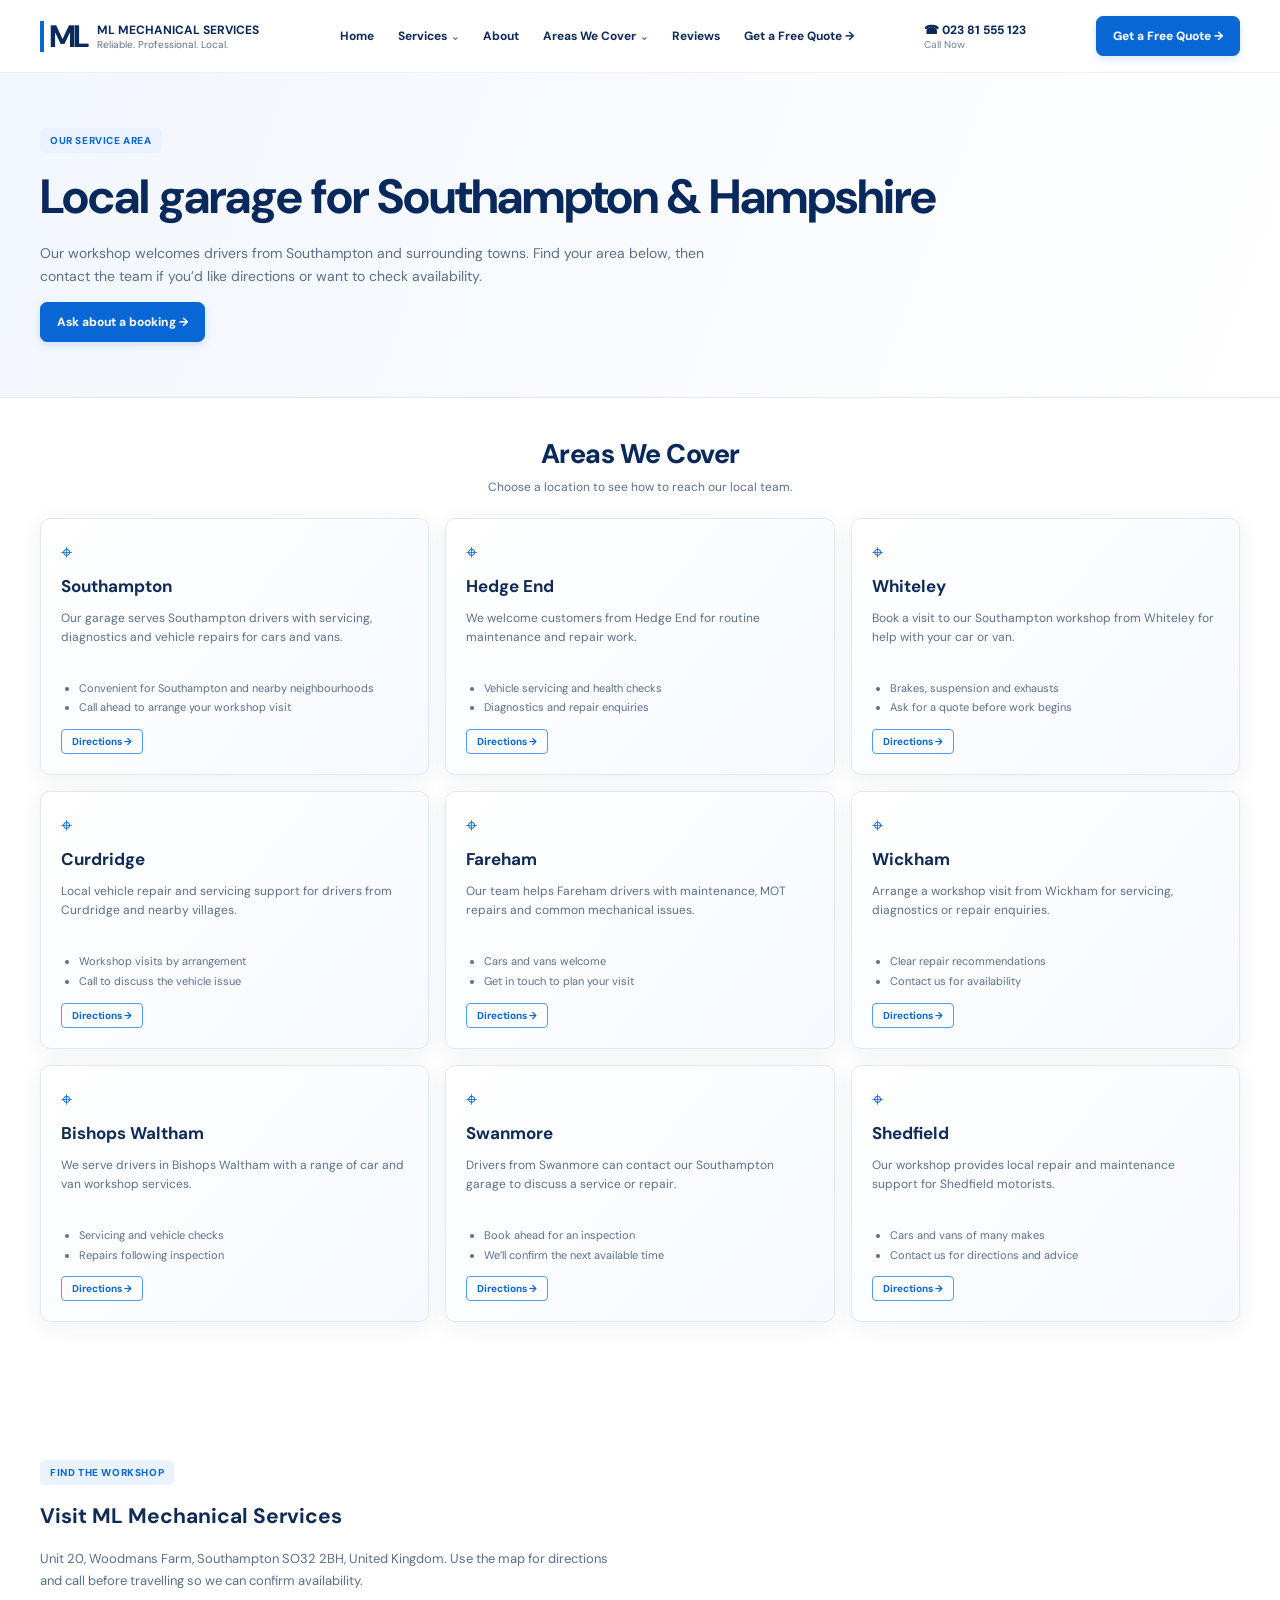
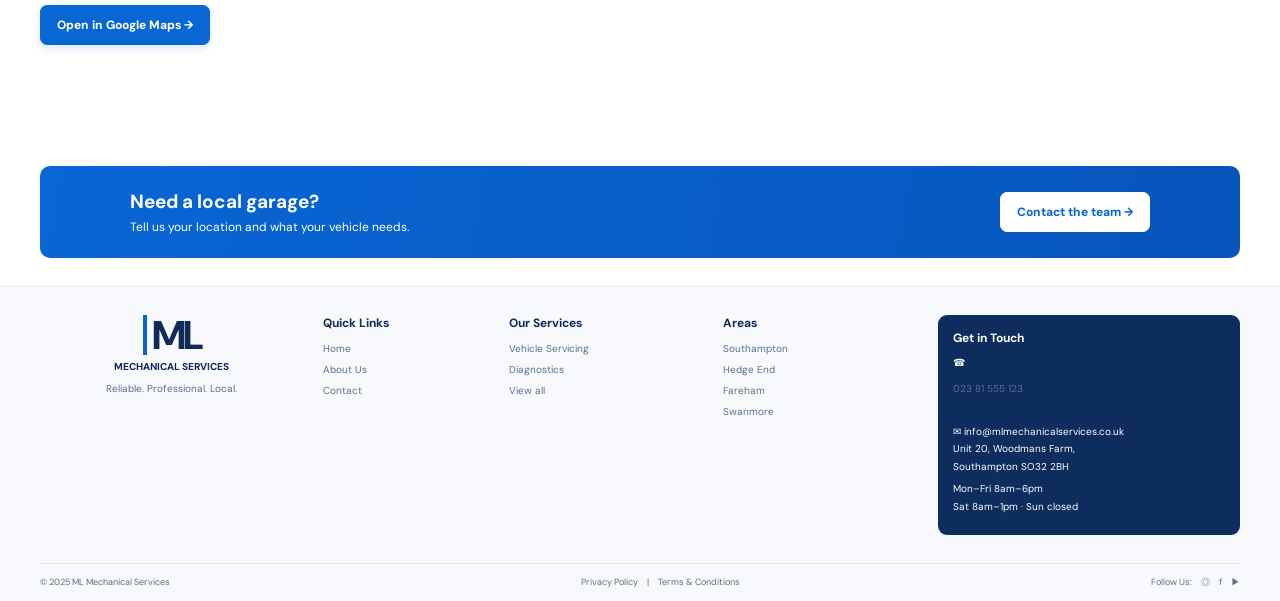
<file: areas.html>
<!doctype html><html lang="en"><head><meta charset="utf-8"><meta name="viewport" content="width=device-width,initial-scale=1"><meta name="description" content="ML Mechanical Services covers Southampton and nearby Hampshire towns including Hedge End, Whiteley and Fareham."><title>Areas We Cover | ML Mechanical Services</title><link rel="stylesheet" href="styles.css"></head><body>
<header class="topbar"><a class="brand" href="index.html"><span class="logo">ML</span><span><strong>ML MECHANICAL SERVICES</strong><small>Reliable. Professional. Local.</small></span></a><nav class="nav" id="site-nav"><a href="index.html">Home</a><div class="nav-item"><a href="services.html">Services <span class="chevron">⌄</span></a><button class="submenu-toggle" type="button" aria-expanded="false" aria-label="Open Services submenu">+</button><div class="drop-menu"><a href="services.html">All Services</a><a href="services.html#servicing">Vehicle Servicing</a><a href="services.html#diagnostics">Diagnostics</a><a href="services.html#brakes">Brakes &amp; Suspension</a><a href="services.html#mot">MOT Repairs</a><a href="services.html#welding">Welding</a><a href="services.html#exhaust">Exhaust Repairs</a><a href="services.html#clutches">Clutches</a><a href="services.html#dpf">DPF Issues</a></div></div><a href="about.html">About</a><div class="nav-item"><a href="areas.html">Areas We Cover <span class="chevron">⌄</span></a><button class="submenu-toggle" type="button" aria-expanded="false" aria-label="Open Areas We Cover submenu">+</button><div class="drop-menu"><a href="#southampton">Southampton</a><a href="#hedge-end">Hedge End</a><a href="#whiteley">Whiteley</a><a href="#curdridge">Curdridge</a><a href="#fareham">Fareham</a><a href="#wickham">Wickham</a><a href="#bishops-waltham">Bishops Waltham</a><a href="#swanmore">Swanmore</a><a href="#shedfield">Shedfield</a><a href="areas.html#curdridge">Curdridge</a><a href="areas.html#swanmore">Swanmore</a><a href="areas.html#shedfield">Shedfield</a></div></div><a href="index.html#reviews">Reviews</a><a class="mobile-quote" href="index.html#booking">Get a Free Quote →</a></nav><button class="menu-toggle" type="button" aria-expanded="false" aria-controls="site-nav" aria-label="Open navigation menu"><span></span><span></span><span></span></button><a class="phone" href="tel:02381555123">☎ 023 81 555 123<small>Call Now</small></a><a class="btn" href="index.html#booking">Get a Free Quote →</a></header>
<main><section class="page-hero"><div class="wrap"><span class="tag">OUR SERVICE AREA</span><h1>Local garage for Southampton &amp; Hampshire</h1><p>Our workshop welcomes drivers from Southampton and surrounding towns. Find your area below, then contact the team if you’d like directions or want to check availability.</p><a class="btn" href="index.html#booking">Ask about a booking →</a></div></section><section class="section wrap"><h2 class="section-title">Areas We Cover</h2><p class="sub">Choose a location to see how to reach our local team.</p><div class="hub-grid">
<article class="hub-card location-card" id="southampton"><div class="loc-pin">⌖</div><h2>Southampton</h2><p>Our garage serves Southampton drivers with servicing, diagnostics and vehicle repairs for cars and vans.</p><ul><li>Convenient for Southampton and nearby neighbourhoods</li><li>Call ahead to arrange your workshop visit</li></ul><a class="small-btn" href="https://maps.google.com/?q=Woodmans+Farm+Southampton+UK" target="_blank" rel="noopener">Directions →</a></article>
<article class="hub-card location-card" id="hedge-end"><div class="loc-pin">⌖</div><h2>Hedge End</h2><p>We welcome customers from Hedge End for routine maintenance and repair work.</p><ul><li>Vehicle servicing and health checks</li><li>Diagnostics and repair enquiries</li></ul><a class="small-btn" href="https://maps.google.com/?q=Hedge+End+to+Woodmans+Farm+Southampton" target="_blank" rel="noopener">Directions →</a></article>
<article class="hub-card location-card" id="whiteley"><div class="loc-pin">⌖</div><h2>Whiteley</h2><p>Book a visit to our Southampton workshop from Whiteley for help with your car or van.</p><ul><li>Brakes, suspension and exhausts</li><li>Ask for a quote before work begins</li></ul><a class="small-btn" href="https://maps.google.com/?q=Whiteley+to+Woodmans+Farm+Southampton" target="_blank" rel="noopener">Directions →</a></article>
<article class="hub-card location-card" id="curdridge"><div class="loc-pin">⌖</div><h2>Curdridge</h2><p>Local vehicle repair and servicing support for drivers from Curdridge and nearby villages.</p><ul><li>Workshop visits by arrangement</li><li>Call to discuss the vehicle issue</li></ul><a class="small-btn" href="https://maps.google.com/?q=Curdridge+to+Woodmans+Farm+Southampton" target="_blank" rel="noopener">Directions →</a></article>
<article class="hub-card location-card" id="fareham"><div class="loc-pin">⌖</div><h2>Fareham</h2><p>Our team helps Fareham drivers with maintenance, MOT repairs and common mechanical issues.</p><ul><li>Cars and vans welcome</li><li>Get in touch to plan your visit</li></ul><a class="small-btn" href="https://maps.google.com/?q=Fareham+to+Woodmans+Farm+Southampton" target="_blank" rel="noopener">Directions →</a></article>
<article class="hub-card location-card" id="wickham"><div class="loc-pin">⌖</div><h2>Wickham</h2><p>Arrange a workshop visit from Wickham for servicing, diagnostics or repair enquiries.</p><ul><li>Clear repair recommendations</li><li>Contact us for availability</li></ul><a class="small-btn" href="https://maps.google.com/?q=Wickham+to+Woodmans+Farm+Southampton" target="_blank" rel="noopener">Directions →</a></article>
<article class="hub-card location-card" id="bishops-waltham"><div class="loc-pin">⌖</div><h2>Bishops Waltham</h2><p>We serve drivers in Bishops Waltham with a range of car and van workshop services.</p><ul><li>Servicing and vehicle checks</li><li>Repairs following inspection</li></ul><a class="small-btn" href="https://maps.google.com/?q=Bishops+Waltham+to+Woodmans+Farm+Southampton" target="_blank" rel="noopener">Directions →</a></article>
<article class="hub-card location-card" id="swanmore"><div class="loc-pin">⌖</div><h2>Swanmore</h2><p>Drivers from Swanmore can contact our Southampton garage to discuss a service or repair.</p><ul><li>Book ahead for an inspection</li><li>We’ll confirm the next available time</li></ul><a class="small-btn" href="https://maps.google.com/?q=Swanmore+to+Woodmans+Farm+Southampton" target="_blank" rel="noopener">Directions →</a></article>
<article class="hub-card location-card" id="shedfield"><div class="loc-pin">⌖</div><h2>Shedfield</h2><p>Our workshop provides local repair and maintenance support for Shedfield motorists.</p><ul><li>Cars and vans of many makes</li><li>Contact us for directions and advice</li></ul><a class="small-btn" href="https://maps.google.com/?q=Shedfield+to+Woodmans+Farm+Southampton" target="_blank" rel="noopener">Directions →</a></article>
</div></section><section class="section wrap"><div class="two-col"><div><span class="tag">FIND THE WORKSHOP</span><h2>Visit ML Mechanical Services</h2><p style="color:var(--muted);line-height:1.7;font-size:13px">Unit 20, Woodmans Farm, Southampton SO32 2BH, United Kingdom. Use the map for directions and call before travelling so we can confirm availability.</p><a class="btn" href="https://maps.google.com/?q=Woodmans+Farm+Southampton+UK" target="_blank" rel="noopener">Open in Google Maps →</a></div><iframe class="map-frame" title="Google map for ML Mechanical Services service area" loading="lazy" src="https://maps.google.com/maps?q=Woodmans%20Farm%20Southampton%20UK&t=&z=10&ie=UTF8&iwloc=&output=embed"></iframe></div></section><section class="cta wrap"><div><strong>Need a local garage?</strong><p>Tell us your location and what your vehicle needs.</p></div><a class="btn" href="index.html#booking">Contact the team →</a></section></main>
<footer class="footer"><div class="wrap footer-main"><div class="footer-brand"><div class="logo">ML</div><p>MECHANICAL SERVICES</p><small>Reliable. Professional. Local.</small></div><div><h4>Quick Links</h4><a href="index.html">Home</a><a href="about.html">About Us</a><a href="index.html#booking">Contact</a></div><div><h4>Our Services</h4><a href="services.html#servicing">Vehicle Servicing</a><a href="services.html#diagnostics">Diagnostics</a><a href="services.html">View all</a></div><div><h4>Areas</h4><a href="#southampton">Southampton</a><a href="#hedge-end">Hedge End</a><a href="#fareham">Fareham</a><a href="#swanmore">Swanmore</a></div><div class="footer-contact"><div class="footer-contact-info"><h4>Get in Touch</h4><p>☎ <a href="tel:02381555123">023 81 555 123</a><br>✉ info@mlmechanicalservices.co.uk<br>Unit 20, Woodmans Farm,<br>Southampton SO32 2BH</p><p>Mon–Fri 8am–6pm<br>Sat 8am–1pm · Sun closed</p></div></div></div><div class="wrap footer-bottom"><span>© 2025 ML Mechanical Services</span><span>Privacy Policy　|　Terms &amp; Conditions</span><span>Follow Us:　◎　f　▶</span></div></footer><script src="site.js" defer></script></body></html>
</file>
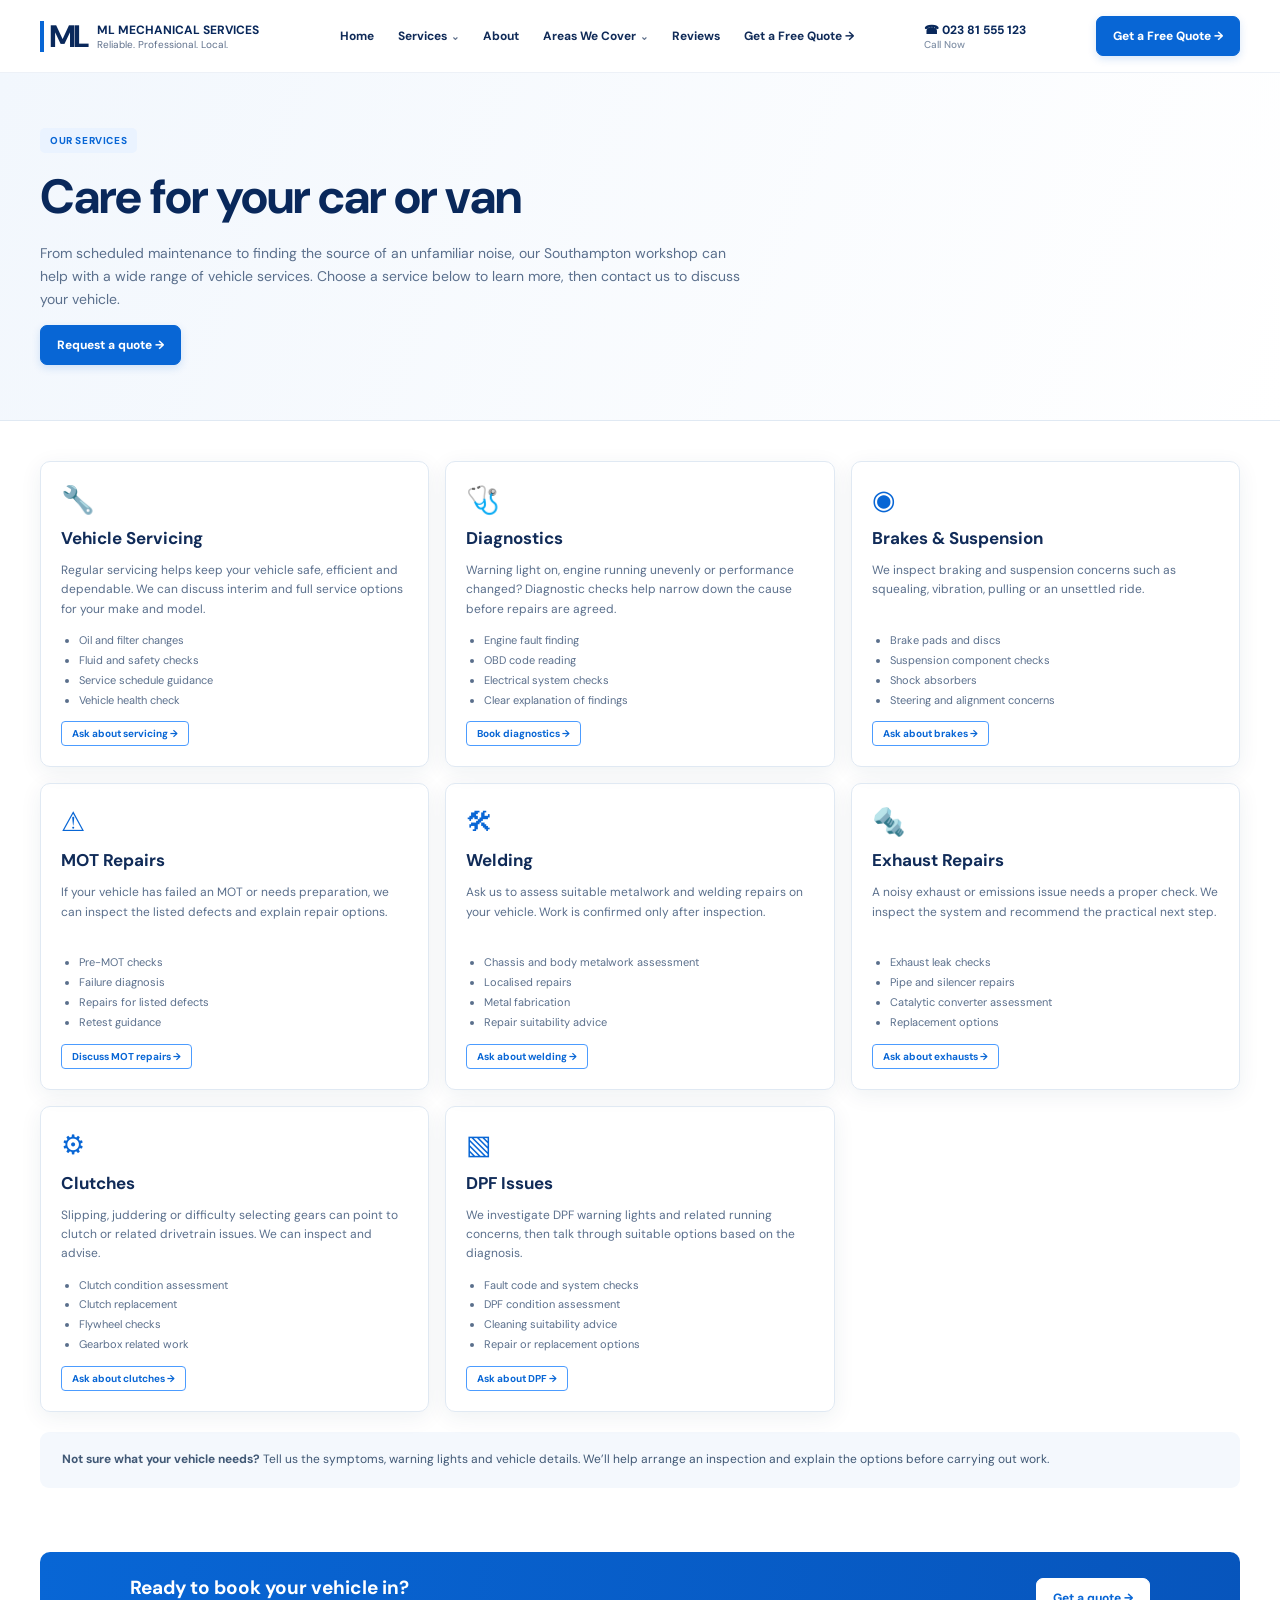
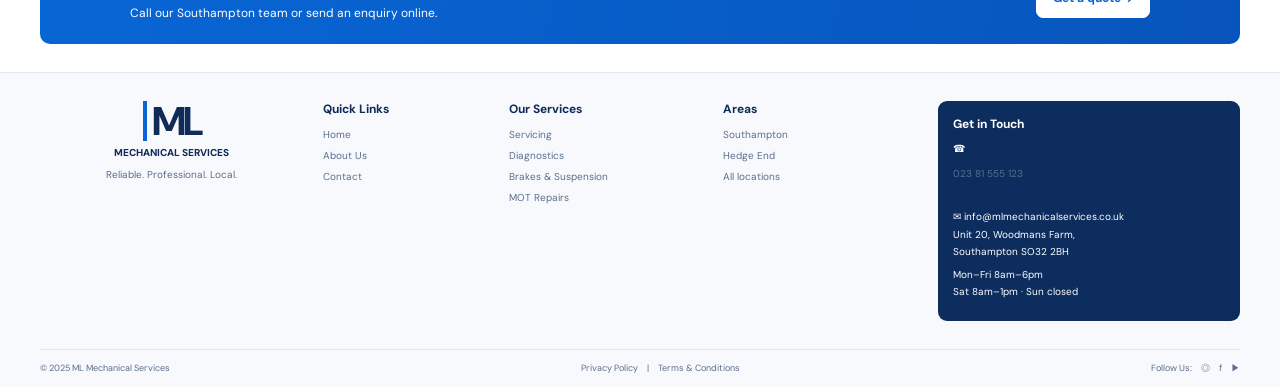
<file: services.html>
<!doctype html><html lang="en"><head><meta charset="utf-8"><meta name="viewport" content="width=device-width,initial-scale=1"><meta name="description" content="Explore vehicle servicing, diagnostics and repair services at ML Mechanical Services in Southampton."><title>Vehicle Services | ML Mechanical Services</title><link rel="stylesheet" href="styles.css"></head><body>
<header class="topbar"><a class="brand" href="index.html"><span class="logo">ML</span><span><strong>ML MECHANICAL SERVICES</strong><small>Reliable. Professional. Local.</small></span></a><nav class="nav" id="site-nav"><a href="index.html">Home</a><div class="nav-item"><a href="services.html">Services <span class="chevron">⌄</span></a><button class="submenu-toggle" type="button" aria-expanded="false" aria-label="Open Services submenu">+</button><div class="drop-menu"><a href="#servicing">Vehicle Servicing</a><a href="#diagnostics">Diagnostics</a><a href="#brakes">Brakes &amp; Suspension</a><a href="#mot">MOT Repairs</a><a href="#welding">Welding</a><a href="#exhaust">Exhaust Repairs</a><a href="#clutches">Clutches</a><a href="#dpf">DPF Issues</a></div></div><a href="about.html">About</a><div class="nav-item"><a href="areas.html">Areas We Cover <span class="chevron">⌄</span></a><button class="submenu-toggle" type="button" aria-expanded="false" aria-label="Open Areas We Cover submenu">+</button><div class="drop-menu"><a href="areas.html">All Locations</a><a href="areas.html#southampton">Southampton</a><a href="areas.html#hedge-end">Hedge End</a><a href="areas.html#whiteley">Whiteley</a><a href="areas.html#fareham">Fareham</a><a href="areas.html#wickham">Wickham</a><a href="areas.html#bishops-waltham">Bishops Waltham</a><a href="areas.html#curdridge">Curdridge</a><a href="areas.html#swanmore">Swanmore</a><a href="areas.html#shedfield">Shedfield</a></div></div><a href="index.html#reviews">Reviews</a><a class="mobile-quote" href="index.html#booking">Get a Free Quote →</a></nav><button class="menu-toggle" type="button" aria-expanded="false" aria-controls="site-nav" aria-label="Open navigation menu"><span></span><span></span><span></span></button><a class="phone" href="tel:02381555123">☎ 023 81 555 123<small>Call Now</small></a><a class="btn" href="index.html#booking">Get a Free Quote →</a></header>
<main><section class="page-hero"><div class="wrap"><span class="tag">OUR SERVICES</span><h1>Care for your car or van</h1><p>From scheduled maintenance to finding the source of an unfamiliar noise, our Southampton workshop can help with a wide range of vehicle services. Choose a service below to learn more, then contact us to discuss your vehicle.</p><a class="btn" href="index.html#booking">Request a quote →</a></div></section><section class="section wrap"><div class="hub-grid">
<article class="hub-card" id="servicing"><div class="service-icon">🔧</div><h2>Vehicle Servicing</h2><p>Regular servicing helps keep your vehicle safe, efficient and dependable. We can discuss interim and full service options for your make and model.</p><ul><li>Oil and filter changes</li><li>Fluid and safety checks</li><li>Service schedule guidance</li><li>Vehicle health check</li></ul><a class="small-btn" href="index.html#booking">Ask about servicing →</a></article>
<article class="hub-card" id="diagnostics"><div class="service-icon">🩺</div><h2>Diagnostics</h2><p>Warning light on, engine running unevenly or performance changed? Diagnostic checks help narrow down the cause before repairs are agreed.</p><ul><li>Engine fault finding</li><li>OBD code reading</li><li>Electrical system checks</li><li>Clear explanation of findings</li></ul><a class="small-btn" href="index.html#booking">Book diagnostics →</a></article>
<article class="hub-card" id="brakes"><div class="service-icon">◉</div><h2>Brakes &amp; Suspension</h2><p>We inspect braking and suspension concerns such as squealing, vibration, pulling or an unsettled ride.</p><ul><li>Brake pads and discs</li><li>Suspension component checks</li><li>Shock absorbers</li><li>Steering and alignment concerns</li></ul><a class="small-btn" href="index.html#booking">Ask about brakes →</a></article>
<article class="hub-card" id="mot"><div class="service-icon">⚠</div><h2>MOT Repairs</h2><p>If your vehicle has failed an MOT or needs preparation, we can inspect the listed defects and explain repair options.</p><ul><li>Pre-MOT checks</li><li>Failure diagnosis</li><li>Repairs for listed defects</li><li>Retest guidance</li></ul><a class="small-btn" href="index.html#booking">Discuss MOT repairs →</a></article>
<article class="hub-card" id="welding"><div class="service-icon">🛠</div><h2>Welding</h2><p>Ask us to assess suitable metalwork and welding repairs on your vehicle. Work is confirmed only after inspection.</p><ul><li>Chassis and body metalwork assessment</li><li>Localised repairs</li><li>Metal fabrication</li><li>Repair suitability advice</li></ul><a class="small-btn" href="index.html#booking">Ask about welding →</a></article>
<article class="hub-card" id="exhaust"><div class="service-icon">🔩</div><h2>Exhaust Repairs</h2><p>A noisy exhaust or emissions issue needs a proper check. We inspect the system and recommend the practical next step.</p><ul><li>Exhaust leak checks</li><li>Pipe and silencer repairs</li><li>Catalytic converter assessment</li><li>Replacement options</li></ul><a class="small-btn" href="index.html#booking">Ask about exhausts →</a></article>
<article class="hub-card" id="clutches"><div class="service-icon">⚙</div><h2>Clutches</h2><p>Slipping, juddering or difficulty selecting gears can point to clutch or related drivetrain issues. We can inspect and advise.</p><ul><li>Clutch condition assessment</li><li>Clutch replacement</li><li>Flywheel checks</li><li>Gearbox related work</li></ul><a class="small-btn" href="index.html#booking">Ask about clutches →</a></article>
<article class="hub-card" id="dpf"><div class="service-icon">▧</div><h2>DPF Issues</h2><p>We investigate DPF warning lights and related running concerns, then talk through suitable options based on the diagnosis.</p><ul><li>Fault code and system checks</li><li>DPF condition assessment</li><li>Cleaning suitability advice</li><li>Repair or replacement options</li></ul><a class="small-btn" href="index.html#booking">Ask about DPF →</a></article>
</div><div class="service-extra"><strong>Not sure what your vehicle needs?</strong> Tell us the symptoms, warning lights and vehicle details. We’ll help arrange an inspection and explain the options before carrying out work.</div></section><section class="cta wrap"><div><strong>Ready to book your vehicle in?</strong><p>Call our Southampton team or send an enquiry online.</p></div><a class="btn" href="index.html#booking">Get a quote →</a></section></main>
<footer class="footer"><div class="wrap footer-main"><div class="footer-brand"><div class="logo">ML</div><p>MECHANICAL SERVICES</p><small>Reliable. Professional. Local.</small></div><div><h4>Quick Links</h4><a href="index.html">Home</a><a href="about.html">About Us</a><a href="index.html#booking">Contact</a></div><div><h4>Our Services</h4><a href="#servicing">Servicing</a><a href="#diagnostics">Diagnostics</a><a href="#brakes">Brakes &amp; Suspension</a><a href="#mot">MOT Repairs</a></div><div><h4>Areas</h4><a href="areas.html#southampton">Southampton</a><a href="areas.html#hedge-end">Hedge End</a><a href="areas.html">All locations</a></div><div class="footer-contact"><div class="footer-contact-info"><h4>Get in Touch</h4><p>☎ <a href="tel:02381555123">023 81 555 123</a><br>✉ info@mlmechanicalservices.co.uk<br>Unit 20, Woodmans Farm,<br>Southampton SO32 2BH</p><p>Mon–Fri 8am–6pm<br>Sat 8am–1pm · Sun closed</p></div></div></div><div class="wrap footer-bottom"><span>© 2025 ML Mechanical Services</span><span>Privacy Policy　|　Terms &amp; Conditions</span><span>Follow Us:　◎　f　▶</span></div></footer><script src="site.js" defer></script></body></html>
</file>
<file: styles.css>
@import url('https://fonts.googleapis.com/css2?family=DM+Sans:wght@400;500;600;700;800&family=Kalam:wght@700&display=swap');
:root{--blue:#0866d5;--blue2:#0754b5;--navy:#09285b;--ink:#102b58;--muted:#5a6f8c;--line:#e0e9f3;--pale:#f5f9fd;--green:#078b60;--shadow:0 5px 22px #15385c12}*{box-sizing:border-box}body{margin:0;color:var(--ink);font-family:'DM Sans',Arial,sans-serif;font-size:14px;background:#fff}a{color:inherit;text-decoration:none}img{max-width:100%}.wrap{width:min(1200px,calc(100% - 40px));margin:auto}.topbar{min-height:72px;display:flex;align-items:center;justify-content:space-between;gap:20px;border-bottom:1px solid #edf1f7;background:#fff;position:sticky;top:0;z-index:20;padding:0 max(20px,calc((100% - 1200px)/2))}.brand{display:flex;align-items:center;gap:10px;min-width:230px;color:var(--navy)}.logo{font-weight:800;font-size:31px;letter-spacing:-3px;border-left:4px solid var(--blue);padding-left:5px;line-height:1}.brand strong{font-size:12px;display:block;white-space:nowrap}.brand small{display:block;font-size:10px;color:#60718c}.nav{display:flex;align-items:center;gap:24px;font-weight:700;font-size:12px;height:72px}.nav>a,.nav-item>a{display:flex;align-items:center;height:100%;transition:color .18s}.nav a:hover,.nav-item:focus-within>a{color:var(--blue)}.nav-item{height:100%;position:relative;display:flex;align-items:center}.chevron{color:#60718c;font-size:10px;margin-left:4px}.drop-menu{display:none;position:absolute;top:calc(100% - 2px);left:-18px;width:260px;background:white;border:1px solid var(--line);border-radius:10px;padding:8px;box-shadow:0 12px 30px #0c2c531c;z-index:30}.nav-item:hover .drop-menu,.nav-item:focus-within .drop-menu{display:grid}.drop-menu a{padding:9px 10px;border-radius:6px;font-size:12px}.drop-menu a:hover{background:#eef6ff}.phone{font-weight:800;color:var(--navy);white-space:nowrap;font-size:12px}.phone small{display:block;color:#8090a6;font-weight:500}.btn{display:inline-flex;align-items:center;justify-content:center;gap:7px;background:var(--blue);color:white;border:1px solid var(--blue);padding:11px 16px;border-radius:7px;font-size:12px;font-weight:800;box-shadow:0 3px 8px #0866d529;cursor:pointer}.btn:hover{background:var(--blue2)}.btn.outline{background:white;color:var(--blue);box-shadow:none}.tag{display:inline-block;color:var(--blue);font-size:10px;font-weight:800;letter-spacing:.6px;background:#eaf3ff;padding:6px 10px;border-radius:5px}.hero{display:grid;grid-template-columns:47% 53%;min-height:440px;position:relative;overflow:hidden}.hero-copy{padding:56px 18px 36px max(30px,calc((100vw - 1200px)/2));z-index:1;background:linear-gradient(90deg,#fff 74%,#ffffff00)}.hero h1{font-size:clamp(34px,4vw,52px);line-height:1.07;letter-spacing:-1.7px;margin:15px 0 12px;color:var(--navy)}.hero h1 span{color:var(--blue)}.hero p{color:#304b72;line-height:1.65;font-size:14px;max-width:475px;margin:0 0 18px}.hero-photo{position:absolute;right:0;top:0;width:57%;height:100%;background:linear-gradient(90deg,#fff 0%,#ffffff00 28%),url('https://images.unsplash.com/photo-1486262715619-67b85e0b08d3?auto=format&fit=crop&w=1500&q=85') center/cover}.handwriting{position:absolute;right:7%;top:35px;color:white;font:700 28px 'Kalam',cursive;text-align:center;line-height:1.15;transform:rotate(-5deg);text-shadow:0 2px 8px #000}.stats{display:flex;gap:28px;margin:20px 0 24px}.stat{display:flex;align-items:center;gap:8px;font-size:12px;font-weight:800}.stat i{font-style:normal;color:var(--blue);font-size:22px}.stat small{display:block;color:var(--muted);font-weight:500;font-size:10px}.hero-actions{display:flex;gap:12px}.section{padding:40px 0}.section-title{text-align:center;margin:0 0 7px;font-size:27px;line-height:1.2;color:var(--navy);font-weight:800;letter-spacing:-.5px}.sub{text-align:center;margin:0 auto 22px;color:var(--muted);font-size:12px;max-width:700px;line-height:1.5}.reviews{background:#f8fbff;padding-top:32px}.review-summary{display:flex;align-items:center;justify-content:center;gap:14px;margin:0 auto 20px;color:var(--muted);font-size:12px}.google-g{font-weight:800;font-size:22px;letter-spacing:-2px;background:linear-gradient(90deg,#4285f4,#ea4335,#fbbc05,#34a853);color:transparent;background-clip:text}.review-grid{display:grid;grid-template-columns:repeat(3,1fr);gap:18px}.review{background:white;border:1px solid #e7edf5;border-radius:10px;padding:18px;box-shadow:var(--shadow);min-height:170px}.review-head{display:flex;align-items:center;gap:10px}.avatar{width:38px;height:38px;border-radius:50%;object-fit:cover;background:#d8e7f8}.person{font-size:12px;font-weight:700}.person small{display:block;color:var(--muted);font-size:10px;font-weight:500;margin-top:3px}.gmark{margin-left:auto;font-weight:800;color:#4285f4;font-size:17px}.stars{color:#f6ad19;letter-spacing:1px;font-size:15px;margin:12px 0 5px}.review p{font-size:12px;line-height:1.55;color:#405875;margin:0}.review-link{display:block;margin-top:9px;color:#537096;font-size:10px;text-decoration:underline}.trust{text-align:center;padding:28px 0 2px}.trust h3{font-size:17px;margin:0 0 13px}.trust h3 span{color:var(--green)}.logos{display:grid;grid-template-columns:repeat(6,1fr);align-items:center;border:1px solid var(--line);border-radius:8px;padding:13px 10px;color:#60728b;font-size:18px;font-weight:800;background:#fff}.logos>div{border-right:1px solid #dbe4ef}.logos>div:last-child{border:0}.google{font-size:24px;background:linear-gradient(90deg,#4285f4,#ea4335,#fbbc05,#34a853);background-clip:text;color:transparent}.service-grid{display:grid;grid-template-columns:repeat(4,1fr);gap:16px}.service{min-height:192px;border:1px solid var(--line);border-radius:10px;padding:18px;display:flex;gap:12px;box-shadow:var(--shadow);background:linear-gradient(135deg,#fff,#fbfdff)}.service-icon{font-size:29px;color:var(--blue);flex:0 0 34px}.service h3{font-size:14px;margin:2px 0 8px}.service p{font-size:11px;line-height:1.5;color:var(--muted);margin:0 0 8px}.service ul{padding:0;margin:0 0 12px;list-style:none;color:var(--muted);font-size:10px;line-height:1.7}.service li:before{content:'✓';color:var(--blue);margin-right:6px}.small-btn{border:1px solid #4c9cff;color:var(--blue);display:inline-block;padding:5px 10px;border-radius:4px;font-size:10px;font-weight:700}.service-extra{margin:20px 0 0;padding:18px 22px;background:#f4f8fd;border-radius:9px;color:#405875;line-height:1.65;font-size:12px}.case-grid{display:grid;grid-template-columns:repeat(4,1fr);gap:15px}.case{border:1px solid var(--line);padding:9px;border-radius:9px;box-shadow:var(--shadow);background:white}.case-photo{height:140px;background-size:cover;background-position:center;border-radius:6px;position:relative}.before,.after{position:absolute;bottom:6px;background:#0b2348;color:white;padding:4px 7px;border-radius:3px;font-size:9px;font-weight:700}.before{left:6px}.after{right:6px;background:#00a978}.case h3{margin:11px 3px 6px;font-size:13px}.case p{margin:0 3px 9px;color:var(--muted);font-size:10px;line-height:1.5;min-height:45px}.case-meta{display:flex;justify-content:space-between;padding:8px 3px 3px;border-top:1px solid #edf1f6;color:var(--muted);font-size:10px}.benefits{display:grid;grid-template-columns:repeat(5,1fr);text-align:center;margin-top:22px}.benefit{border-right:1px solid var(--line);padding:12px 15px}.benefit:last-child{border:0}.round-icon{margin:0 auto 10px;width:46px;height:46px;border:1px solid #65a8ff;border-radius:50%;display:grid;place-items:center;color:var(--blue);font-size:21px}.benefit b{font-size:12px;display:block;margin-bottom:6px}.benefit p{color:var(--muted);font-size:11px;line-height:1.5;margin:0}.benefit strong{color:var(--navy)}.process{display:grid;grid-template-columns:repeat(5,1fr);margin-top:22px;text-align:center}.step{position:relative;padding:0 10px}.step:not(:last-child):after{content:'→';position:absolute;right:-8px;top:13px;color:var(--blue);font-size:19px}.number{width:42px;height:42px;border-radius:50%;background:var(--blue);color:white;display:grid;place-items:center;margin:0 auto 10px;font-size:15px;font-weight:800;box-shadow:0 4px 10px #0866d54a}.step b{font-size:11px}.step p{font-size:10px;color:var(--muted);line-height:1.5}.about{display:grid;grid-template-columns:1fr 1fr;gap:24px;align-items:center;border:1px solid var(--line);border-radius:10px;padding:16px;box-shadow:var(--shadow);margin-top:25px}.about h2{font-size:26px;margin:8px 0}.about p{font-size:12px;line-height:1.7;color:var(--muted)}.about img{width:100%;height:250px;object-fit:cover;border-radius:7px}.area-grid{display:grid;grid-template-columns:1fr 1.2fr;gap:16px}.panel{border:1px solid var(--line);border-radius:9px;padding:18px;box-shadow:var(--shadow);background:white}.panel h2{font-size:22px;margin:4px 0 12px}.areas-list{columns:2;list-style:none;padding:0;margin:0;color:var(--muted);font-size:12px;line-height:2}.areas-list li:before{content:'●';color:var(--blue);margin-right:7px}.map-frame{width:100%;height:300px;border:0;border-radius:8px;display:block}.videos{display:grid;grid-template-columns:repeat(3,1fr);gap:14px}.video{height:160px;background-position:center;background-size:cover;border-radius:7px;position:relative}.play{position:absolute;inset:0;display:grid;place-items:center;color:white;font-size:30px;text-shadow:0 2px 8px #000}.video-label{font-size:12px;font-weight:700;margin-top:7px}.video-meta{color:var(--muted);font-size:10px;margin-top:4px}.cta{display:flex;align-items:center;justify-content:space-between;gap:16px;background:linear-gradient(100deg,#0866d5,#0755bc);color:white;padding:23px 7%;border-radius:10px;margin:24px auto}.cta strong{font-size:19px}.cta p{margin:5px 0 0;font-size:12px}.cta .btn{background:white;color:var(--blue);box-shadow:none;border-color:white}.faq-form{display:grid;grid-template-columns:.82fr 1.18fr;gap:25px}.faq h2,.form-card h2{font-size:25px;margin:5px 0 12px}.faq details{border:1px solid var(--line);border-radius:6px;padding:11px;margin-bottom:8px;font-size:11px;font-weight:700}.faq summary{cursor:pointer;list-style:none}.faq summary:after{content:'+';float:right;font-size:16px;color:var(--navy)}.faq details[open] summary:after{content:'−'}.faq details p{font-weight:400;color:var(--muted);line-height:1.5;margin-bottom:0}.form-card{border:1px solid var(--line);padding:20px;border-radius:10px;box-shadow:var(--shadow)}.form-card>p{color:var(--muted);font-size:12px;margin:0 0 15px}.form-grid{display:grid;grid-template-columns:1fr 1fr;gap:12px}.field{display:grid;gap:5px;font-size:11px;font-weight:700}.field.full{grid-column:1/-1}.field input,.field select,.field textarea{width:100%;border:1px solid #d8e2ee;border-radius:6px;padding:10px;font:inherit;color:var(--ink);background:white}.field textarea{min-height:85px;resize:vertical}.form-note{font-size:10px;color:var(--muted);margin:9px 0 12px}.form-success{display:none;color:#08744f;background:#e9f8f1;border-radius:6px;padding:10px;font-size:12px;margin-top:10px}.footer{margin-top:28px;background:#f7f9fc;border-top:1px solid var(--line)}.footer-main{display:grid;grid-template-columns:1.35fr .85fr 1fr 1fr 1.55fr;gap:20px;padding:28px 0}.footer-main h4{font-size:12px;margin:0 0 11px}.footer-main a{display:block;font-size:10px;color:var(--muted);margin:8px 0}.footer-brand{text-align:center}.footer-brand .logo{font-size:40px;display:inline-block}.footer-brand p{font-weight:800;font-size:10px;margin:5px}.footer-brand small{color:var(--muted);font-size:10px}.footer-contact{display:grid;grid-template-columns:1fr;min-height:175px;border-radius:9px;overflow:hidden;background:#0c2d5e;color:#fff}.footer-garage{background:url('https://images.unsplash.com/photo-1486006920555-c77dcf18193c?auto=format&fit=crop&w=600&q=80') center/cover}.footer-contact-info{padding:15px}.footer-contact-info h4{margin:0 0 8px}.footer-contact-info p{font-size:10px;line-height:1.75;margin:5px 0}.social{font-size:17px;letter-spacing:5px}.footer-bottom{border-top:1px solid var(--line);padding:12px 0;display:flex;justify-content:space-between;gap:10px;font-size:9px;color:var(--muted)}.page-hero{padding:55px 0;background:linear-gradient(110deg,#f2f7fd,#fff);border-bottom:1px solid var(--line)}.page-hero h1{font-size:clamp(32px,4vw,48px);margin:12px 0;color:var(--navy);letter-spacing:-1px}.page-hero p{font-size:14px;line-height:1.65;color:var(--muted);max-width:700px}.hub-grid{display:grid;grid-template-columns:repeat(3,1fr);gap:16px}.hub-card{border:1px solid var(--line);padding:20px;border-radius:10px;box-shadow:var(--shadow);transition:transform .2s,box-shadow .2s}.hub-card:hover{transform:translateY(-3px);box-shadow:0 12px 30px #15385c1c}.hub-card .service-icon{font-size:27px}.hub-card h2{font-size:17px;margin:10px 0 7px}.hub-card p{font-size:12px;line-height:1.6;color:var(--muted);min-height:58px}.hub-card ul{padding-left:18px;color:var(--muted);font-size:11px;line-height:1.8}.location-card{background:linear-gradient(130deg,#fff,#f6faff)}.location-card .loc-pin{color:var(--blue);font-size:20px}.two-col{display:grid;grid-template-columns:1fr 1fr;gap:25px;align-items:center}.feature-photo{width:100%;height:330px;object-fit:cover;border-radius:10px}.check-list{padding:0;list-style:none;line-height:2;color:var(--muted);font-size:12px}.check-list li:before{content:'✓';color:var(--green);font-weight:800;margin-right:8px}
@media(max-width:950px){.phone{display:none}.nav{gap:14px}.brand{min-width:auto}.service-grid{grid-template-columns:repeat(2,1fr)}.footer-main{grid-template-columns:repeat(3,1fr)}.footer-brand{grid-column:span 1}.footer-contact{grid-column:span 2}.hero-copy{padding-left:30px}.hub-grid{grid-template-columns:repeat(2,1fr)}}
@media(max-width:650px){.wrap{width:calc(100% - 28px)}.topbar{position:relative;min-height:unset;flex-wrap:wrap;padding:12px 14px;gap:10px}.brand strong{font-size:10px}.brand .logo{font-size:26px}.topbar>.btn{padding:8px;font-size:10px}.nav{order:3;width:100%;height:35px;justify-content:space-between;gap:5px;font-size:10px}.nav-item{height:35px}.drop-menu{position:fixed;top:104px;left:8px;width:min(280px,calc(100vw - 16px));max-height:65vh;overflow:auto}.hero{display:block;min-height:590px}.hero-copy{padding:28px 14px 0;background:linear-gradient(#fff 65%,#ffffff00)}.hero h1{font-size:35px}.hero-photo{top:270px;width:100%;height:320px;background-image:linear-gradient(180deg,#fff 0%,#ffffff00 25%),url('https://images.unsplash.com/photo-1486262715619-67b85e0b08d3?auto=format&fit=crop&w=1000&q=85')}.handwriting{top:340px;font-size:21px}.stats{gap:14px}.stat{font-size:10px}.hero-actions{flex-wrap:wrap}.hero-actions .btn{padding:9px 10px}.section{padding:28px 0}.section-title{font-size:22px}.review-grid{grid-template-columns:1fr;gap:10px}.review{min-height:unset}.review-summary{flex-wrap:wrap;text-align:center}.logos{grid-template-columns:repeat(3,1fr);gap:12px}.logos>div:nth-child(3){border:0}.service-grid{gap:9px}.service{padding:12px;gap:6px;min-height:175px}.service-icon{font-size:23px;flex-basis:28px}.service h3{font-size:11px}.service ul{font-size:9px}.service p{font-size:10px}.case-grid{grid-template-columns:repeat(2,1fr);gap:9px}.case-photo{height:100px}.case p{min-height:62px}.benefits{grid-template-columns:repeat(2,1fr)}.benefit{padding:10px 8px}.benefit:nth-child(2n){border:0}.benefit:last-child{grid-column:span 2}.process{grid-template-columns:1fr;gap:6px;text-align:left}.step{display:grid;grid-template-columns:42px 1fr;column-gap:12px;padding:5px 8px}.step .number{grid-row:span 2;margin:0}.step b{align-self:end}.step p{margin:3px 0}.step:not(:last-child):after{content:'↓';top:37px;left:19px;right:auto}.about,.area-grid,.faq-form,.two-col{grid-template-columns:1fr}.about{padding:12px}.about img{height:190px}.map-frame{height:270px}.videos{grid-template-columns:1fr}.video{height:180px}.cta{padding:17px;gap:10px}.cta strong{font-size:15px}.cta p{font-size:10px}.cta .btn{white-space:nowrap;padding:9px}.form-grid{grid-template-columns:1fr}.field.full{grid-column:auto}.footer-main{grid-template-columns:repeat(2,1fr);gap:15px}.footer-brand{grid-column:span 2}.footer-contact{grid-column:span 2}.footer-bottom{flex-wrap:wrap}.hub-grid{grid-template-columns:1fr}.page-hero{padding:38px 0}.feature-photo{height:230px}.area-grid .areas-list{columns:2}}

/* Hero entrance effects: the text and its order stay unchanged. */
.hero{isolation:isolate;background:radial-gradient(ellipse at 82% 50%,#e9f4ff 0,transparent 48%)}
.hero:before{content:"";position:absolute;z-index:-1;width:440px;height:440px;right:-145px;top:-200px;border:1px solid #1680ee24;border-radius:50%;box-shadow:0 0 0 32px #1680ee09,0 0 0 68px #1680ee06;animation:heroHalo 9s ease-in-out infinite alternate;pointer-events:none}
.hero-copy{animation:heroCopyIn .8s cubic-bezier(.2,.75,.25,1) both}
.hero h1{animation:heroTextIn .9s .12s cubic-bezier(.2,.75,.25,1) both}
.hero-photo{right:18px;top:15px;width:56%;height:calc(100% - 30px);border-radius:20px;clip-path:polygon(9% 0,100% 0,100% 100%,0 100%,9% 51%);box-shadow:0 20px 50px #102b5833;animation:heroPhotoIn 1.05s .08s cubic-bezier(.18,.75,.3,1) both;overflow:hidden}
.hero-photo:after{content:"";position:absolute;inset:0;background:linear-gradient(115deg,transparent 35%,#ffffff14 49%,transparent 64%);transform:translateX(-110%);animation:photoGlint 1.2s 1.1s ease-out both}
.handwriting{animation:roadNoteIn .8s .75s cubic-bezier(.2,.8,.2,1) both;transform-origin:center}
.stats .stat{animation:heroCopyIn .55s both}.stats .stat:nth-child(1){animation-delay:.3s}.stats .stat:nth-child(2){animation-delay:.4s}.stats .stat:nth-child(3){animation-delay:.5s}
.hero-actions .btn:first-child{position:relative;overflow:hidden}.hero-actions .btn:first-child:after{content:"";position:absolute;top:-30%;left:-50%;height:160%;width:28%;transform:skewX(-20deg);background:#ffffff45;animation:buttonShine 4.5s 1.6s ease-in-out infinite}
@keyframes heroCopyIn{from{opacity:0;transform:translateY(18px)}to{opacity:1;transform:translateY(0)}}
@keyframes heroTextIn{from{opacity:0;transform:translateY(12px);filter:blur(4px)}to{opacity:1;transform:translateY(0);filter:blur(0)}}
@keyframes heroPhotoIn{from{opacity:0;transform:translateX(28px) scale(1.035);clip-path:polygon(22% 0,100% 0,100% 100%,10% 100%,22% 51%)}to{opacity:1;transform:translateX(0) scale(1);clip-path:polygon(9% 0,100% 0,100% 100%,0 100%,9% 51%)}}
@keyframes heroHalo{from{transform:translateY(-8px) scale(.97);opacity:.55}to{transform:translateY(14px) scale(1.06);opacity:1}}
@keyframes roadNoteIn{from{opacity:0;transform:translateY(10px) rotate(-9deg)}to{opacity:1;transform:translateY(0) rotate(-5deg)}}
@keyframes photoGlint{0%{transform:translateX(-110%)}100%{transform:translateX(430%)}}
@keyframes buttonShine{0%,65%,100%{left:-50%}82%{left:140%}}
@media(max-width:650px){.hero{background:linear-gradient(180deg,#fff 0%,#f4f9ff 100%)}.hero:before{width:250px;height:250px;right:-110px;top:235px}.hero-photo{right:0;top:270px;width:100%;height:320px;clip-path:none;border-radius:16px;animation:heroPhotoMobileIn .85s .08s cubic-bezier(.18,.75,.3,1) both}}
@keyframes heroPhotoMobileIn{from{opacity:0;transform:translateY(18px) scale(1.02)}to{opacity:1;transform:translateY(0) scale(1)}}
@media(prefers-reduced-motion:reduce){.hero:before,.hero-copy,.hero h1,.hero-photo,.hero-photo:after,.handwriting,.stats .stat,.hero-actions .btn:first-child:after{animation:none!important;transition:none!important;filter:none!important;transform:none!important;opacity:1!important}}

.menu-toggle{display:none;border:1px solid var(--line);width:42px;height:42px;border-radius:8px;background:#fff;color:var(--navy);align-items:center;justify-content:center;flex-direction:column;gap:5px;cursor:pointer}
.menu-toggle span{display:block;width:18px;height:2px;background:currentColor;border-radius:2px;transition:transform .2s,opacity .2s}
.mobile-quote{display:none}
.menu-toggle:focus-visible,.nav a:focus-visible,.btn:focus-visible{outline:3px solid #75b5ff;outline-offset:3px}
@media(max-width:900px){
 .topbar{position:relative;display:flex;flex-wrap:wrap;align-items:center;justify-content:space-between;padding:10px 14px;gap:9px;min-height:62px}
 .brand{order:1}.menu-toggle{display:flex;order:2;margin-left:auto}.topbar>.phone{display:none}.topbar>.btn:not(.menu-toggle){display:none}
 .nav{display:none;order:3;width:100%;height:auto;align-items:stretch;justify-content:flex-start;gap:0;padding:7px 0 3px;border-top:1px solid var(--line);font-size:13px}
 .nav.is-open{display:flex;flex-direction:column}
 .nav>a,.nav-item>a{height:auto;min-height:42px;padding:11px 10px;border-radius:6px}
 .nav-item{display:block;height:auto}
 .nav-item>a{justify-content:space-between}
 .nav .drop-menu,.nav-item:hover .drop-menu,.nav-item:focus-within .drop-menu{display:grid;position:static;width:auto;max-height:none;overflow:visible;margin:0 0 5px 10px;padding:3px 8px;border:0;border-left:2px solid #d5e7fb;border-radius:0;box-shadow:none;grid-template-columns:repeat(2,minmax(0,1fr));gap:0 5px}
 .drop-menu a{padding:9px 8px;font-size:11px}
 .nav .mobile-quote{display:flex;background:#eef6ff;color:var(--blue);font-weight:800;margin-top:4px}
 .menu-toggle[aria-expanded="true"] span:first-child{transform:translateY(7px) rotate(45deg)}
 .menu-toggle[aria-expanded="true"] span:nth-child(2){opacity:0}
 .menu-toggle[aria-expanded="true"] span:last-child{transform:translateY(-7px) rotate(-45deg)}
 .hero{grid-template-columns:1fr 1fr}.hero-copy{padding-left:22px}.hero h1{font-size:clamp(30px,5vw,38px)}.stats{gap:14px;flex-wrap:wrap}
 .footer-main{grid-template-columns:repeat(2,minmax(0,1fr))}
}
@media(prefers-reduced-motion:reduce){.menu-toggle span{transition:none}}
.submenu-toggle{display:none}
@media(max-width:900px){
 .nav-item{display:flex;flex-wrap:wrap;align-items:center}
 .nav-item>a{flex:1;min-width:0}
 .submenu-toggle{display:grid;place-items:center;flex:0 0 40px;height:40px;margin-right:5px;border:1px solid var(--line);border-radius:6px;background:#fff;color:var(--blue);font-size:20px;line-height:1;cursor:pointer}
 .submenu-toggle:focus-visible{outline:3px solid #75b5ff;outline-offset:2px}
 .nav.is-open .nav-item:not(.submenu-open) .drop-menu{display:none}
 .nav.is-open .nav-item.submenu-open .drop-menu{display:grid}
 .nav.is-open .nav-item.submenu-open .submenu-toggle{background:#eaf3ff;border-color:#9ac8fa}
}
</file>
